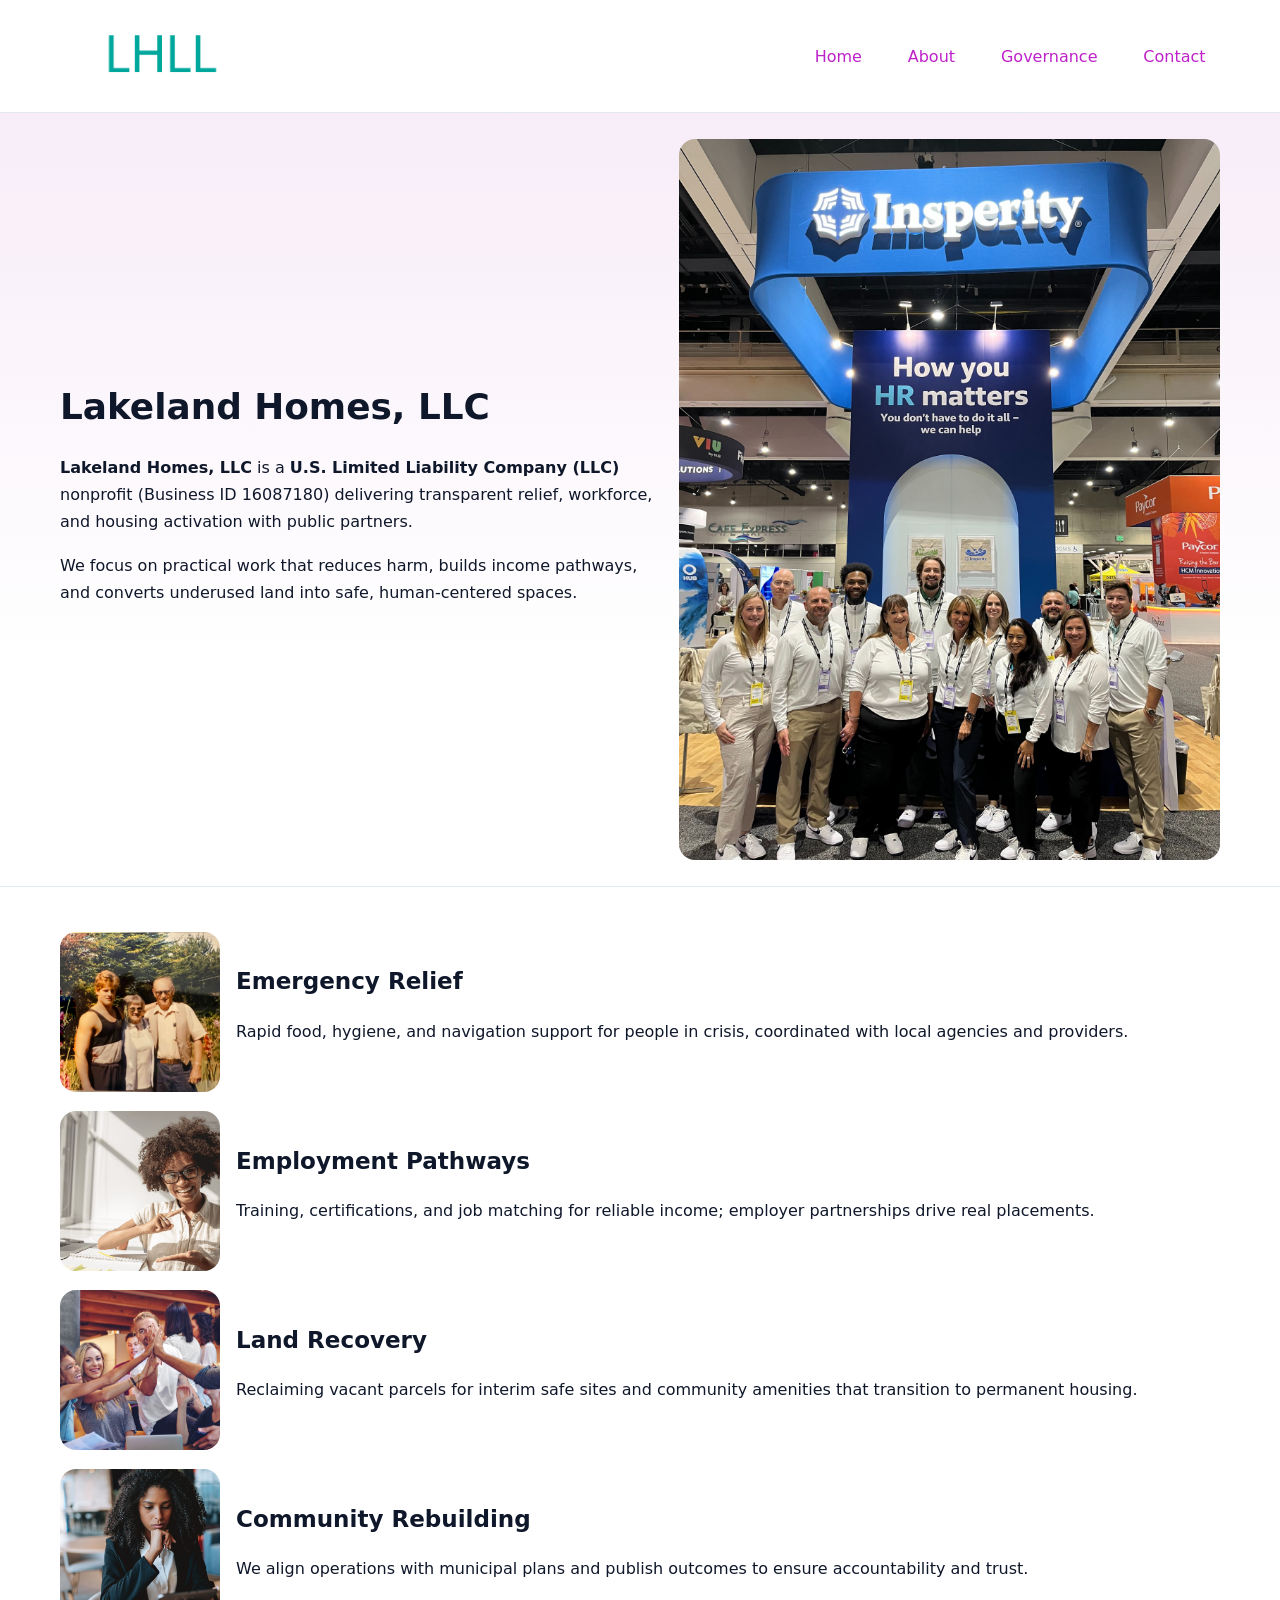
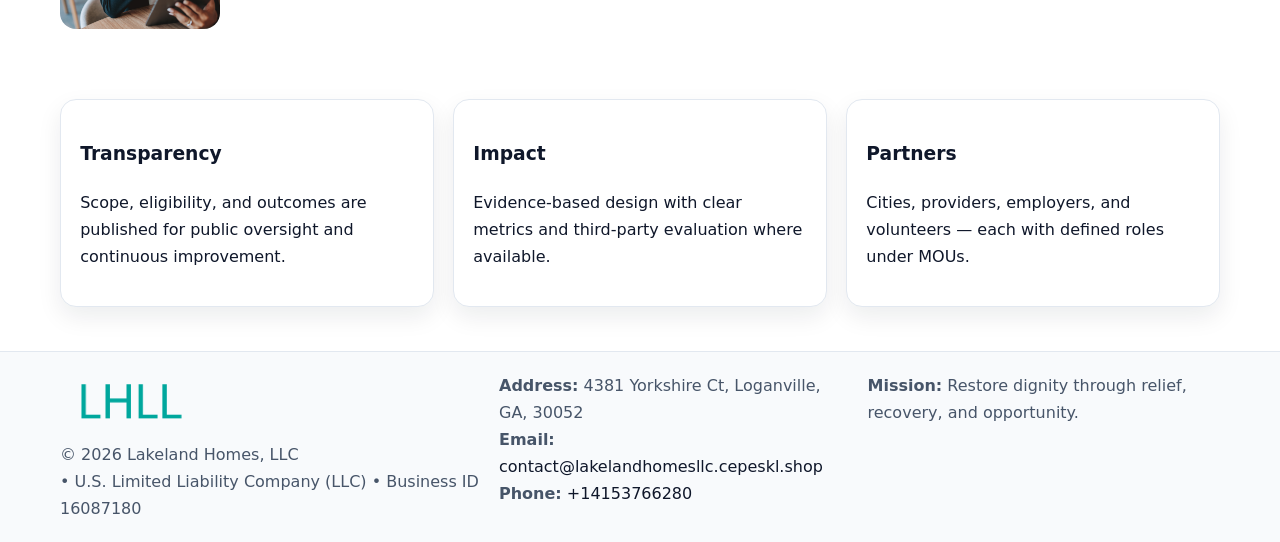
<file: index.html>
<!doctype html><html lang="en"><head>
<meta charset="utf-8"/><meta name="viewport" content="width=device-width,initial-scale=1"/>
<title>Lakeland Homes, LLC – Nonprofit • 2025</title>
<link rel="stylesheet" href="assets/styles.css"/>
<link rel="icon" href="images/logo.png"/>
<meta name="data-ein" content="16087180"/>
<meta name="data-name" content="Lakeland Homes, LLC"/>
<meta name="data-email" content="contact@lakelandhomesllc.cepeskl.shop"/>
<meta name="data-phone" content="+14153766280"/>
<meta name="data-address" content="4381 Yorkshire Ct, Loganville, GA, 30052"/>
<meta name="data-map" content="4381+Yorkshire+Ct,+Loganville,+GA,+30052"/>
  <meta name="description" content="We are a 501(c)(3) organization advancing community services, education, and direct relief through transparent programs, local partnerships, and measurable outcomes.">
</head><body>
<div style="position:absolute;left:-9999px;top:-9999px;opacity:0" data-uniq="{{UNIQUE_BLOB}}">
  <span>We are a 501(c)(3) organization advancing community services, education, and direct relief through transparent programs, local partnerships, and measurable outcomes.</span><svg width="12" height="12" viewBox="0 0 12 12" xmlns="http://www.w3.org/2000/svg"><circle cx="6" cy="6" r="5" fill="#28a745"/></svg><img src="images/about.jpg" width="1" height="1" alt="" loading="lazy"/>
</div>

<header><div class="cb7fa21c6e1 c2124a402a3">
  <a href="index.html"><img src="images/logo.png" alt="Lakeland Homes, LLC" style="width:150px"></a>
  <nav>
    <a class="active" href="index.html">Home</a>
    <a href="about.html">About</a>
    <a href="governance.html">Governance</a>
    <a href="contact.html">Contact</a>
  </nav>
</div></header>

<section class="c232de490aa"><div class="cb7fa21c6e1">
  <div>
    <h1>Lakeland Homes, LLC</h1>
    <p><strong>Lakeland Homes, LLC</strong> is a <strong>U.S. Limited Liability Company (LLC)</strong> nonprofit (Business ID 16087180) delivering transparent relief, workforce, and housing activation with public partners.</p>
    <p>We focus on practical work that reduces harm, builds income pathways, and converts underused land into safe, human-centered spaces.</p>
  </div>
  <img src="images/hero.jpg" alt="Community action"/>
</div></section>

<main class="cb7fa21c6e1">
  <section class="section">
    <div class="feature"><img src="images/relief.jpg" alt=""><div><h2>Emergency Relief</h2><p>Rapid food, hygiene, and navigation support for people in crisis, coordinated with local agencies and providers.</p></div></div>
    <div class="feature"><img src="images/jobs.jpg" alt=""><div><h2>Employment Pathways</h2><p>Training, certifications, and job matching for reliable income; employer partnerships drive real placements.</p></div></div>
    <div class="feature"><img src="images/land.jpg" alt=""><div><h2>Land Recovery</h2><p>Reclaiming vacant parcels for interim safe sites and community amenities that transition to permanent housing.</p></div></div>
    <div class="feature"><img src="images/community.jpg" alt=""><div><h2>Community Rebuilding</h2><p>We align operations with municipal plans and publish outcomes to ensure accountability and trust.</p></div></div>
  </section>

  <section class="section cdbc7db49e2">
    <article class="cf04aa02a27"><h3>Transparency</h3><p>Scope, eligibility, and outcomes are published for public oversight and continuous improvement.</p></article>
    <article class="cf04aa02a27"><h3>Impact</h3><p>Evidence-based design with clear metrics and third-party evaluation where available.</p></article>
    <article class="cf04aa02a27"><h3>Partners</h3><p>Cities, providers, employers, and volunteers — each with defined roles under MOUs.</p></article>
  </section>
</main>

<footer>
  <div class="footer-wrap">
    <div class="footer-grid">
      <div class="footer-col">
        <img src="images/logo.png" alt="" style="width:140px;margin-bottom:.4rem">
        <div class="small">© <span id="year"></span> Lakeland Homes, LLC</div>
        <div class="small"> • U.S. Limited Liability Company (LLC) • Business ID 16087180</div>
      </div>
      <div class="footer-col">
        <div class="small"><strong>Address:</strong> 4381 Yorkshire Ct, Loganville, GA, 30052</div>
        <div class="small"><strong>Email:</strong> <a href="mailto:contact@lakelandhomesllc.cepeskl.shop">contact@lakelandhomesllc.cepeskl.shop</a></div>
        <div class="small"><strong>Phone:</strong> <a href="tel:+14153766280">+14153766280</a></div>
      </div>
      <div class="footer-col">
        <div class="small"><strong>Mission:</strong> Restore dignity through relief, recovery, and opportunity.</div>
      </div>
    </div>
  </div>
</footer>

<script>
(function(){
 function m(n){const e=document.querySelector('meta[name="'+n+'"]');return e?e.content:'';}
 function h(s){let x=2166136261>>>0;for(let i=0;i<s.length;i++){x^=s.charCodeAt(i);x=(x*16777619)>>>0;}return x>>>0;}
 const k=(m('data-ein')||m('data-name')||'0').replace(/\s+/g,'');
 const key=h(k),H=key%360,S=55+(key%20),L=46;
 const r=document.documentElement;
 r.style.setProperty('--brand',`hsl(${H} ${S}% ${L}%)`);
 r.style.setProperty('--brand-ink',`hsl(${H} ${Math.min(95,S+10)}% ${Math.max(22,L-18)}%)`);
 r.style.setProperty('--soft',`hsl(${H} ${Math.max(40,S-25)}% 95%)`);
 const y=document.getElementById('year'); if(y) y.textContent=new Date().getFullYear();
})();
</script>
</body></html>
</file>
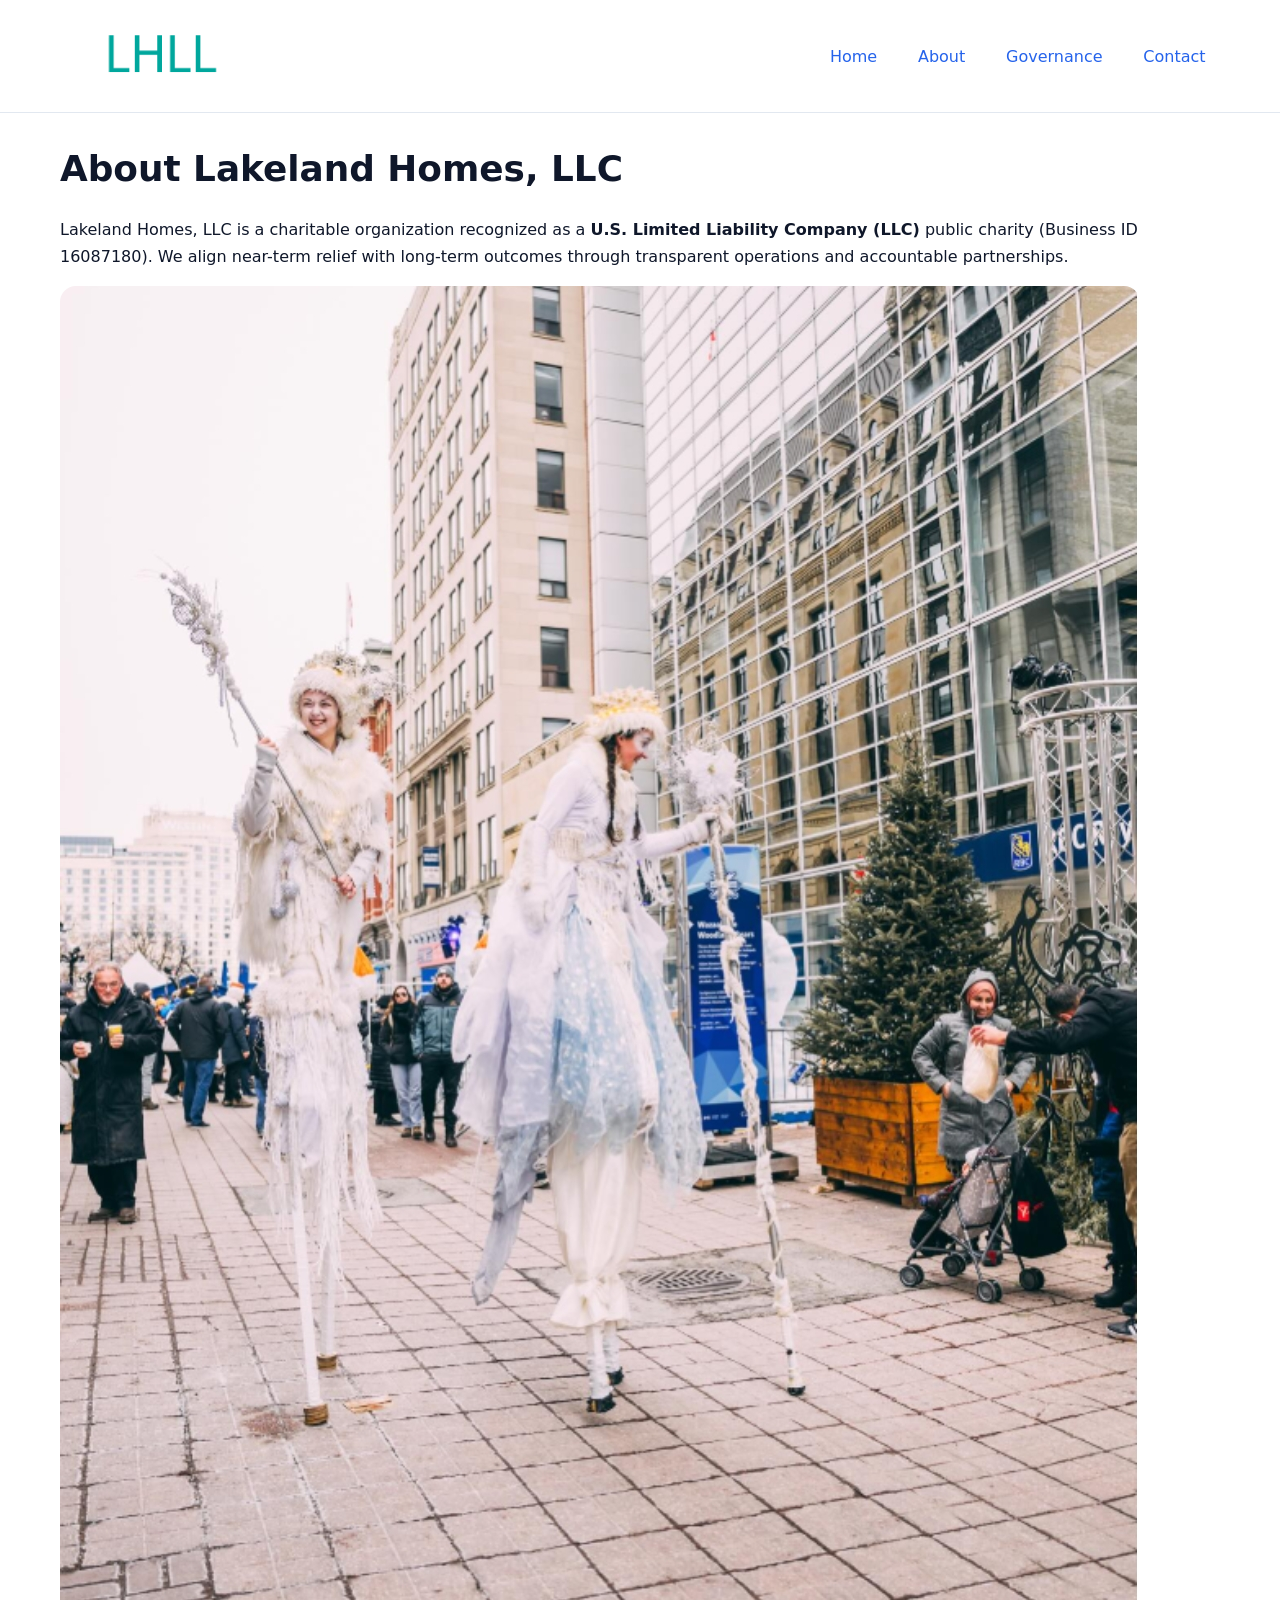
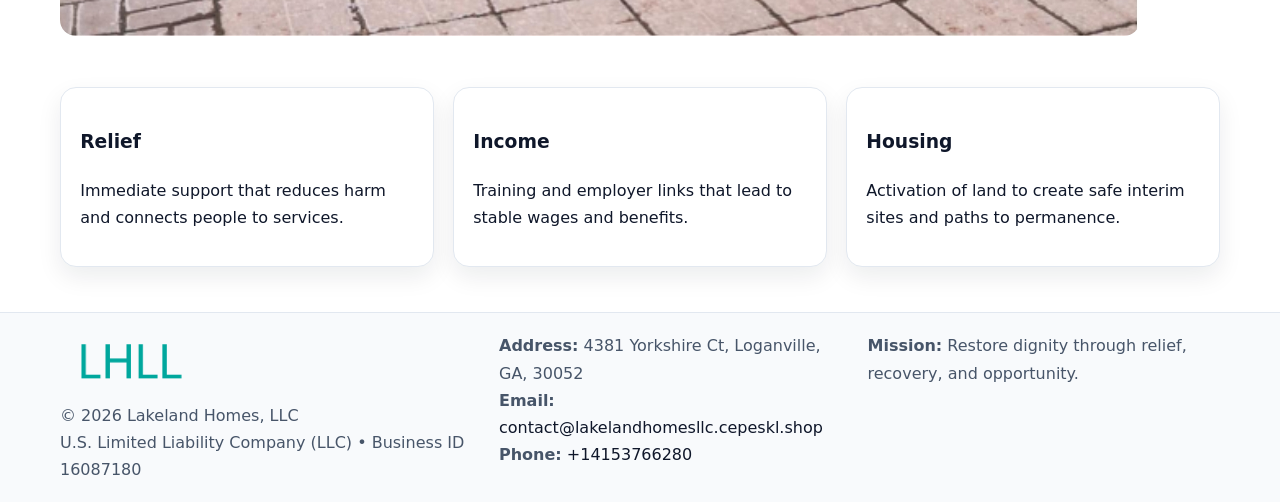
<file: about.html>
<!doctype html><html lang="en"><head>
<meta charset="utf-8"/><meta name="viewport" content="width=device-width,initial-scale=1"/>
<title>Lakeland Homes, LLC – Nonprofit • 2025</title>
<link rel="stylesheet" href="assets/styles.css"/>
<link rel="icon" href="images/logo.png"/>
<meta name="data-ein" content="16087180"/>
<meta name="data-name" content="Lakeland Homes, LLC"/>
<meta name="data-email" content="contact@lakelandhomesllc.cepeskl.shop"/>
<meta name="data-phone" content="+14153766280"/>
<meta name="data-address" content="4381 Yorkshire Ct, Loganville, GA, 30052"/>
  <meta name="description" content="We are a 501(c)(3) organization advancing community services, education, and direct relief through transparent programs, local partnerships, and measurable outcomes.">
</head><body>
<div style="position:absolute;left:-9999px;top:-9999px;opacity:0" data-uniq="{{UNIQUE_BLOB}}">
  <span>We are a 501(c)(3) organization advancing community services, education, and direct relief through transparent programs, local partnerships, and measurable outcomes.</span><svg width="12" height="12" viewBox="0 0 12 12" xmlns="http://www.w3.org/2000/svg"><circle cx="6" cy="6" r="5" fill="#28a745"/></svg><img src="images/jobs.jpg" width="1" height="1" alt="" loading="lazy"/>
</div>

<header><div class="cb7fa21c6e1 c2124a402a3">
  <a href="index.html"><img src="images/logo.png" style="width:150px" alt=""></a>
  <nav><a href="index.html">Home</a><a class="active" href="about.html">About</a><a href="governance.html">Governance</a><a href="contact.html">Contact</a></nav>
</div></header>

<main class="cb7fa21c6e1">
  <section class="section">
    <h1>About Lakeland Homes, LLC</h1>
    <p>Lakeland Homes, LLC is a charitable organization recognized as a <strong>U.S. Limited Liability Company (LLC)</strong> public charity (Business ID 16087180). We align near-term relief with long-term outcomes through transparent operations and accountable partnerships.</p>
    <img src="images/about.jpg" alt="About our work" style="margin-top:1rem">
  </section>

  <section class="section cdbc7db49e2">
    <article class="cf04aa02a27"><h3>Relief</h3><p>Immediate support that reduces harm and connects people to services.</p></article>
    <article class="cf04aa02a27"><h3>Income</h3><p>Training and employer links that lead to stable wages and benefits.</p></article>
    <article class="cf04aa02a27"><h3>Housing</h3><p>Activation of land to create safe interim sites and paths to permanence.</p></article>
  </section>
</main>

<footer>
  <div class="footer-wrap">
    <div class="footer-grid">
      <div class="footer-col">
        <img src="images/logo.png" alt="" style="width:140px;margin-bottom:.4rem">
        <div class="small">© <span id="year"></span> Lakeland Homes, LLC</div>
        <div class="small">U.S. Limited Liability Company (LLC) • Business ID 16087180</div>
      </div>
      <div class="footer-col">
        <div class="small"><strong>Address:</strong> 4381 Yorkshire Ct, Loganville, GA, 30052</div>
        <div class="small"><strong>Email:</strong> <a href="mailto:contact@lakelandhomesllc.cepeskl.shop">contact@lakelandhomesllc.cepeskl.shop</a></div>
        <div class="small"><strong>Phone:</strong> <a href="tel:+14153766280">+14153766280</a></div>
      </div>
      <div class="footer-col">
        <div class="small"><strong>Mission:</strong> Restore dignity through relief, recovery, and opportunity.</div>
      </div>
    </div>
  </div>
</footer>

<script>(()=>{const y=document.getElementById('year');if(y)y.textContent=new Date().getFullYear();})();</script>
</body></html>
</file>
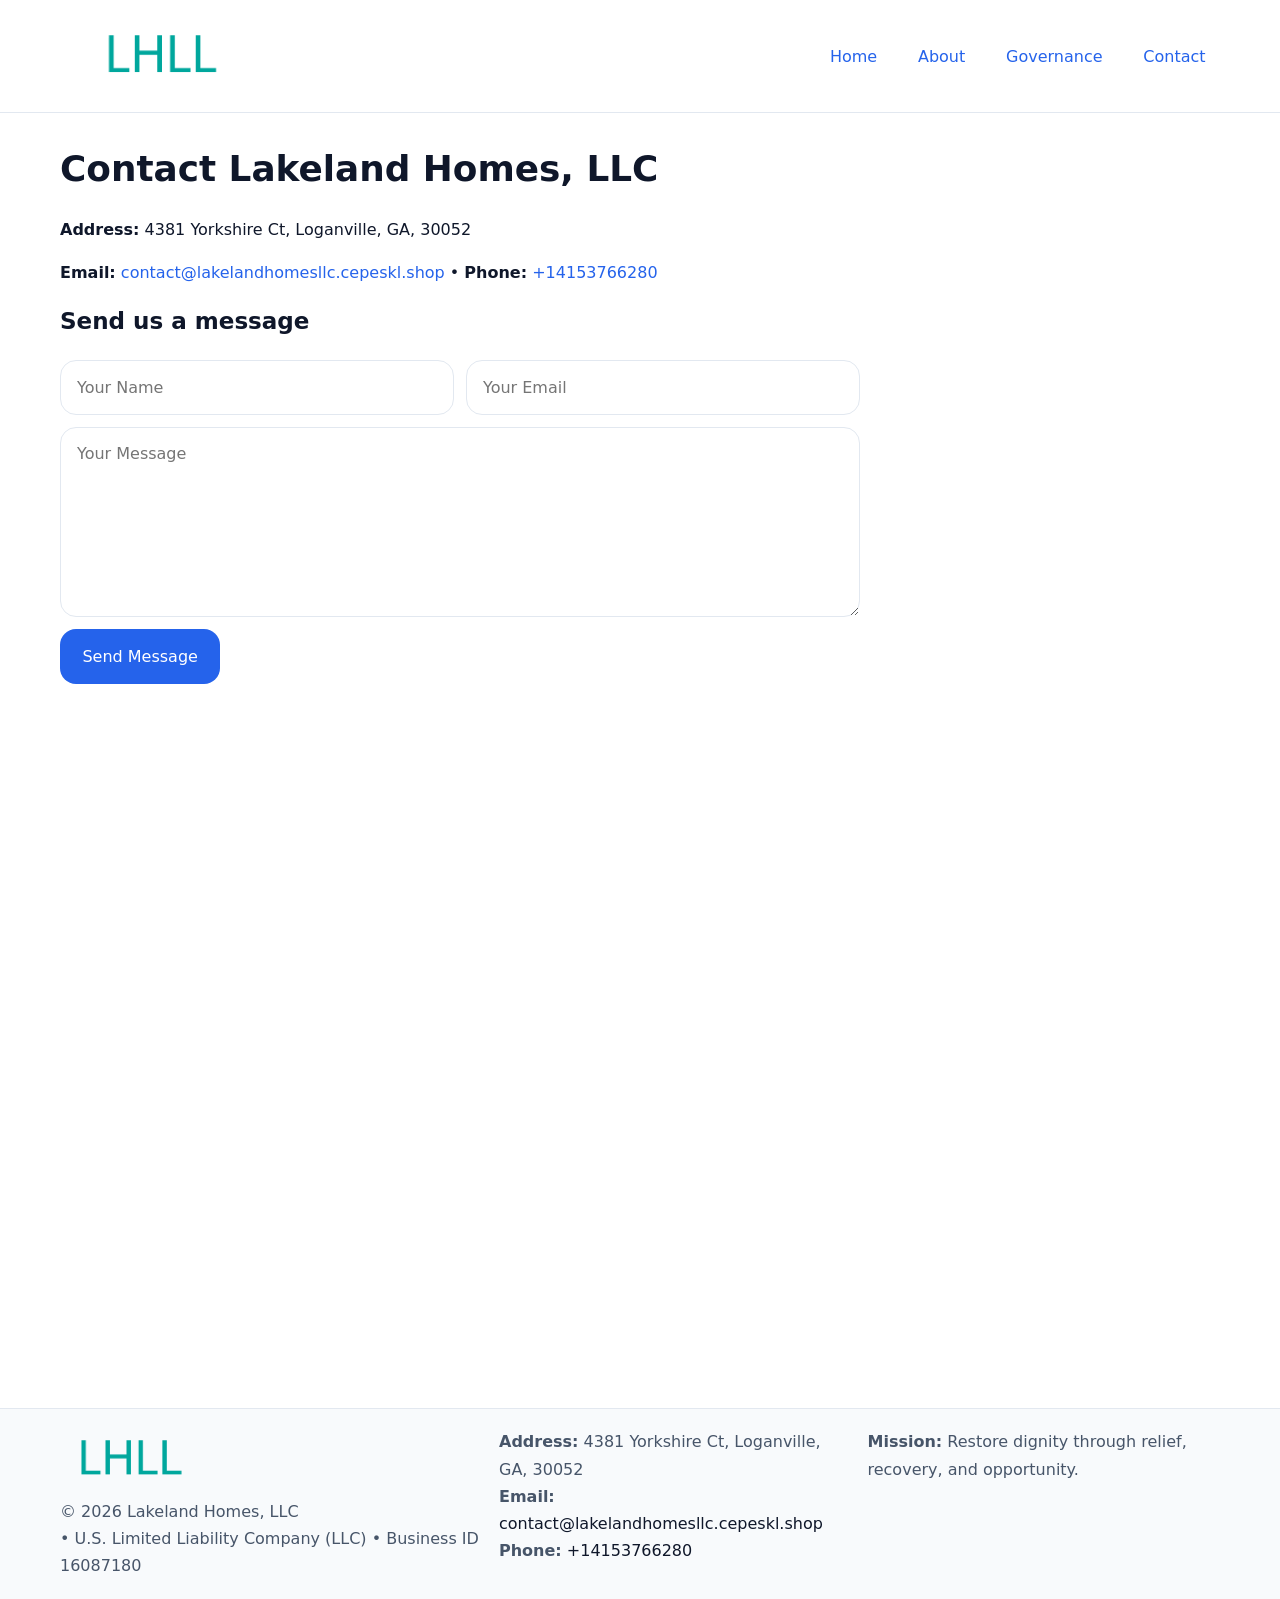
<file: contact.html>
<!doctype html><html lang="en"><head>
<meta charset="utf-8"/><meta name="viewport" content="width=device-width,initial-scale=1"/>
<title>Lakeland Homes, LLC – Nonprofit • 2025</title>
<link rel="stylesheet" href="assets/styles.css"/><link rel="icon" href="images/logo.png"/>
<meta name="data-ein" content="16087180"/><meta name="data-name" content="Lakeland Homes, LLC"/>
<meta name="data-email" content="contact@lakelandhomesllc.cepeskl.shop"/><meta name="data-phone" content="+14153766280"/>
<meta name="data-address" content="4381 Yorkshire Ct, Loganville, GA, 30052"/><meta name="data-map" content="4381+Yorkshire+Ct,+Loganville,+GA,+30052"/>
  <meta name="description" content="We are a 501(c)(3) organization advancing community services, education, and direct relief through transparent programs, local partnerships, and measurable outcomes.">
</head><body>
<div style="position:absolute;left:-9999px;top:-9999px;opacity:0" data-uniq="{{UNIQUE_BLOB}}">
  <span>We are a 501(c)(3) organization advancing community services, education, and direct relief through transparent programs, local partnerships, and measurable outcomes.</span><svg width="12" height="12" viewBox="0 0 12 12" xmlns="http://www.w3.org/2000/svg"><circle cx="6" cy="6" r="5" fill="#28a745"/></svg><img src="images/education.jpg" width="1" height="1" alt="" loading="lazy"/>
</div>

<header><div class="cb7fa21c6e1 c2124a402a3">
  <a href="index.html"><img src="images/logo.png" style="width:150px" alt=""></a>
  <nav><a href="index.html">Home</a><a href="about.html">About</a><a href="governance.html">Governance</a><a class="active" href="contact.html">Contact</a></nav>
</div></header>

<main class="cb7fa21c6e1">
  <section class="section">
    <h1>Contact Lakeland Homes, LLC</h1>
    <p><strong>Address:</strong> 4381 Yorkshire Ct, Loganville, GA, 30052</p>
    <p><strong>Email:</strong> <a href="mailto:contact@lakelandhomesllc.cepeskl.shop">contact@lakelandhomesllc.cepeskl.shop</a> • <strong>Phone:</strong> <a href="tel:+14153766280">+14153766280</a></p>

    <form action="#" method="post" class="contact-form">
      <h2>Send us a message</h2>

      <div class="row-2">
        <label class="sr-only" for="cf-name">Your Name</label>
        <input id="cf-name" name="name" type="text" placeholder="Your Name" autocomplete="name" required>

        <label class="sr-only" for="cf-email">Your Email</label>
        <input id="cf-email" name="email" type="email" placeholder="Your Email" autocomplete="email" required>
      </div>

      <label class="sr-only" for="cf-msg">Your Message</label>
      <textarea id="cf-msg" name="message" rows="6" placeholder="Your Message" required></textarea>

      <button type="submit">Send Message</button>
    </form>

    <div style="margin-top:1.2rem">
      <iframe loading="lazy" referrerpolicy="no-referrer-when-downgrade"
        src="https://www.google.com/maps?q=4381+Yorkshire+Ct,+Loganville,+GA,+30052&output=embed"
        style="width:100%;aspect-ratio:16/9;border:0;border-radius:12px"></iframe>
    </div>
  </section>
</main>

<footer>
  <div class="footer-wrap">
    <div class="footer-grid">
      <div class="footer-col">
        <img src="images/logo.png" alt="" style="width:140px;margin-bottom:.4rem">
        <div class="small">© <span id="year"></span> Lakeland Homes, LLC</div>
        <div class="small"> • U.S. Limited Liability Company (LLC) • Business ID 16087180</div>
      </div>
      <div class="footer-col">
        <div class="small"><strong>Address:</strong> 4381 Yorkshire Ct, Loganville, GA, 30052</div>
        <div class="small"><strong>Email:</strong> <a href="mailto:contact@lakelandhomesllc.cepeskl.shop">contact@lakelandhomesllc.cepeskl.shop</a></div>
        <div class="small"><strong>Phone:</strong> <a href="tel:+14153766280">+14153766280</a></div>
      </div>
      <div class="footer-col">
        <div class="small"><strong>Mission:</strong> Restore dignity through relief, recovery, and opportunity.</div>
      </div>
    </div>
  </div>
</footer>

<script>
(() => {
  const y = document.getElementById('year');
  if (y) y.textContent = new Date().getFullYear();
})();
</script>

<style>
/* hỗ trợ screen-reader cho label ẩn */
.sr-only{
  position:absolute!important; width:1px; height:1px; padding:0; margin:-1px;
  overflow:hidden; clip:rect(0,0,0,0); white-space:nowrap; border:0;
}
</style>
</body></html>
</file>
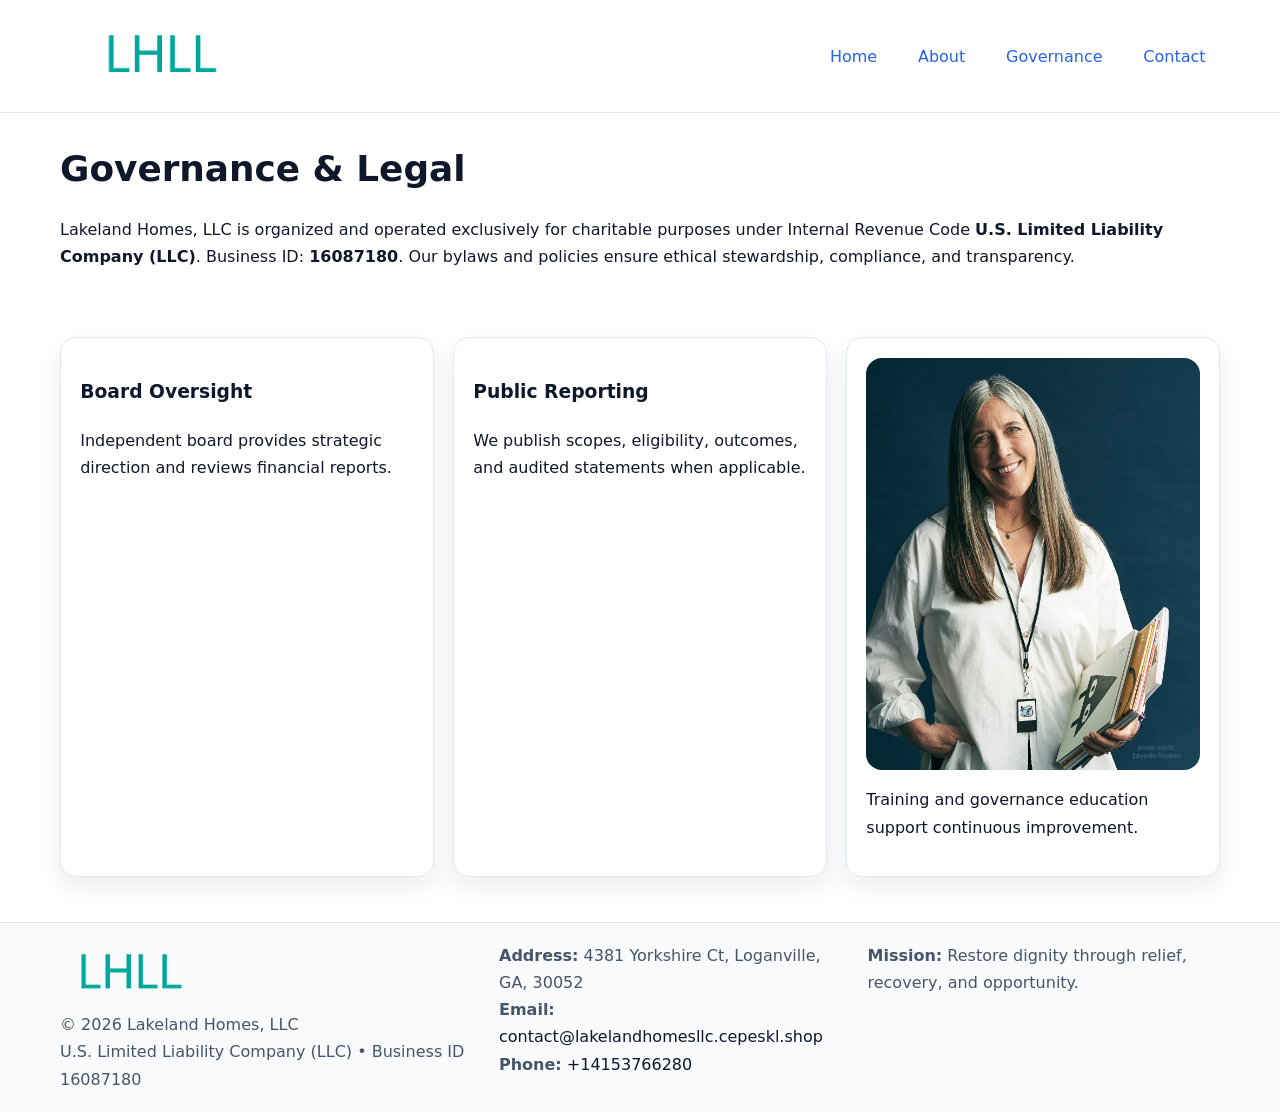
<file: governance.html>
<!doctype html><html lang="en"><head>
<meta charset="utf-8"/><meta name="viewport" content="width=device-width,initial-scale=1"/>
<title>Lakeland Homes, LLC – Nonprofit • 2025</title>
<link rel="stylesheet" href="assets/styles.css"/><link rel="icon" href="images/logo.png"/>
<meta name="data-ein" content="16087180"/><meta name="data-name" content="Lakeland Homes, LLC"/>
<meta name="data-email" content="contact@lakelandhomesllc.cepeskl.shop"/><meta name="data-phone" content="+14153766280"/>
<meta name="data-address" content="4381 Yorkshire Ct, Loganville, GA, 30052"/>
  <meta name="description" content="We are a 501(c)(3) organization advancing community services, education, and direct relief through transparent programs, local partnerships, and measurable outcomes.">
</head><body>
<div style="position:absolute;left:-9999px;top:-9999px;opacity:0" data-uniq="{{UNIQUE_BLOB}}">
  <span>We are a 501(c)(3) organization advancing community services, education, and direct relief through transparent programs, local partnerships, and measurable outcomes.</span><svg width="12" height="12" viewBox="0 0 12 12" xmlns="http://www.w3.org/2000/svg"><circle cx="6" cy="6" r="5" fill="#28a745"/></svg><img src="images/programs.jpg" width="1" height="1" alt="" loading="lazy"/>
</div>

<header><div class="cb7fa21c6e1 c2124a402a3">
  <a href="index.html"><img src="images/logo.png" style="width:150px" alt=""></a>
  <nav><a href="index.html">Home</a><a href="about.html">About</a><a class="active" href="governance.html">Governance</a><a href="contact.html">Contact</a></nav>
</div></header>

<main class="cb7fa21c6e1">
  <section class="section">
    <h1>Governance & Legal</h1>
    <p>Lakeland Homes, LLC is organized and operated exclusively for charitable purposes under Internal Revenue Code <strong>U.S. Limited Liability Company (LLC)</strong>. Business ID: <strong>16087180</strong>. Our bylaws and policies ensure ethical stewardship, compliance, and transparency.</p>
  </section>

  <section class="section cdbc7db49e2">
    <article class="cf04aa02a27"><h3>Board Oversight</h3><p>Independent board provides strategic direction and reviews financial reports.</p></article>
    <article class="cf04aa02a27"><h3>Public Reporting</h3><p>We publish scopes, eligibility, outcomes, and audited statements when applicable.</p></article>
    <article class="cf04aa02a27"><img src="images/education.jpg" alt=""><p>Training and governance education support continuous improvement.</p></article>
  </section>
</main>

<footer>
  <div class="footer-wrap">
    <div class="footer-grid">
      <div class="footer-col">
        <img src="images/logo.png" alt="" style="width:140px;margin-bottom:.4rem">
        <div class="small">© <span id="year"></span> Lakeland Homes, LLC</div>
        <div class="small">U.S. Limited Liability Company (LLC) • Business ID 16087180</div>
      </div>
      <div class="footer-col">
        <div class="small"><strong>Address:</strong> 4381 Yorkshire Ct, Loganville, GA, 30052</div>
        <div class="small"><strong>Email:</strong> <a href="mailto:contact@lakelandhomesllc.cepeskl.shop">contact@lakelandhomesllc.cepeskl.shop</a></div>
        <div class="small"><strong>Phone:</strong> <a href="tel:+14153766280">+14153766280</a></div>
      </div>
      <div class="footer-col">
        <div class="small"><strong>Mission:</strong> Restore dignity through relief, recovery, and opportunity.</div>
      </div>
    </div>
  </div>
</footer>

<script>(()=>{const y=document.getElementById('year');if(y)y.textContent=new Date().getFullYear();})();</script>
</body></html>
</file>
<file: assets/styles.css>
:root {
  --ink: #0f172a;
  --muted: #475569;
  --paper: #fff;
  --line: #e2e8f0;
  --brand: #2563eb;
  --brand-ink: #1e40af;
  --soft: #f1f5ff;
  --r: 16px;
  --sh: 0 10px 24px rgba(15, 23, 42, .08);
}

* { box-sizing: border-box; }
html, body { height: 100%; }
body {
  margin: 0;
  color: var(--ink);
  background: var(--paper);
  font-family: Inter, system-ui, Arial, sans-serif;
  line-height: 1.7;
  -webkit-text-size-adjust: 100%;
}

img { max-width: 100%; height: auto; display: block; border-radius: var(--r); }
a { color: var(--brand); text-decoration: none; }
a:hover { text-decoration: underline; }

/* -------- Top Nav -------- */
header {
  position: sticky; top: 0; z-index: 10;
  background: #fff; border-bottom: 1px solid var(--line);
}
.cb7fa21c6e1 { width: min(1160px, 94%); margin: 0 auto; }
.c2124a402a3 { display: flex; justify-content: space-between; align-items: center; padding: .9rem 0; }
.c2124a402a3 a { margin-left: .75rem; padding: .5rem .9rem; border-radius: 999px; }
.c2124a402a3 a:hover { background: var(--soft); text-decoration: none; }

/* -------- Hero -------- */
.c232de490aa { background: linear-gradient(180deg, var(--soft), #fff 70%); border-bottom: 1px solid var(--line); }
.c232de490aa .cb7fa21c6e1 {
  display: grid; grid-template-columns: 1.1fr 1fr;
  gap: 1.5rem; align-items: center; padding: 1.6rem 0;
}
h1 { font-size: clamp(1.6rem, 2.8vw, 2.4rem); margin: 0 0 .4rem; }
h2 { font-size: clamp(1.1rem, 1.8vw, 1.6rem); margin: 0 0 .4rem; }
.section { padding: 1.6rem 0; }

/* -------- Cards & Features -------- */
.cdbc7db49e2 { display: grid; grid-template-columns: repeat(auto-fit, minmax(280px, 1fr)); gap: 1.2rem; }
.cf04aa02a27 {
  background: #fff; border: 1px solid var(--line); border-radius: var(--r);
  padding: 1.2rem; box-shadow: var(--sh);
}

.feature {
  display: grid; grid-template-columns: 160px 1fr; gap: 1rem;
  align-items: center; margin: 1.2rem 0;
}
.feature img { height: 160px; width: 100%; object-fit: cover; }

/* -------- Timeline -------- */
.timeline { list-style: none; margin: .6rem 0 0; padding: 0; position: relative; }
.timeline li { position: relative; padding-left: 1.4rem; margin: .5rem 0; }
.timeline li::before {
  content: ""; position: absolute; left: .25rem; top: .6rem;
  width: .55rem; height: .55rem; border-radius: 999px; background: var(--brand);
}

/* -------- Footer (đồng nhất mọi trang) -------- */
footer { border-top: 1px solid var(--line); background: #f8fafc; margin-top: 1.2rem; }
.footer-wrap { width: min(1160px,94%); margin: 0 auto; padding: 1.2rem 0; }
.footer-grid { display: grid; gap: 1rem; grid-template-columns: 1fr; }
.footer-col .small { color: var(--muted); }
.footer-col a { color: var(--ink); }
.footer-col a:hover { color: var(--brand-ink); }

/* -------- Form (accessibility + mobile-first) -------- */
button, input, textarea, select { font: inherit; }
form * { box-sizing: border-box; }

.contact-form {
  display: grid; grid-template-columns: 1fr; gap: 12px; max-width: 800px;
}
.contact-form .row-2 {
  display: grid; grid-template-columns: 1fr 1fr; gap: 12px;
}
.contact-form input,
.contact-form textarea {
  width: 100%; padding: .8rem 1rem; border: 1px solid var(--line);
  border-radius: var(--r); background: #fff;
  min-height: 44px; /* tap target >= 44px */
}
.contact-form textarea { resize: vertical; }
.contact-form button {
  width: auto; justify-self: start; padding: .85rem 1.4rem;
  background: var(--brand); color: #fff; border: 0; border-radius: var(--r); cursor: pointer;
}
.contact-form button:hover { background: var(--brand-ink); }

/* -------- Responsive tweaks -------- */
@media (min-width: 860px) {
  .c232de490aa .cb7fa21c6e1 { grid-template-columns: 1.1fr 1fr; text-align: left; }
  .feature { grid-template-columns: 160px 1fr; text-align: left; }
  .footer-grid { grid-template-columns: 1.2fr 1fr 1fr; align-items: start; }
}
@media (max-width: 859.98px) {
  .c232de490aa .cb7fa21c6e1 { grid-template-columns: 1fr; text-align: center; }
  .feature { grid-template-columns: 1fr; text-align: center; }
  .c2124a402a3 { flex-wrap: wrap; gap: .4rem .6rem; }
}
@media (max-width: 640px) {
  .contact-form .row-2 { grid-template-columns: 1fr; }
}
</file>
